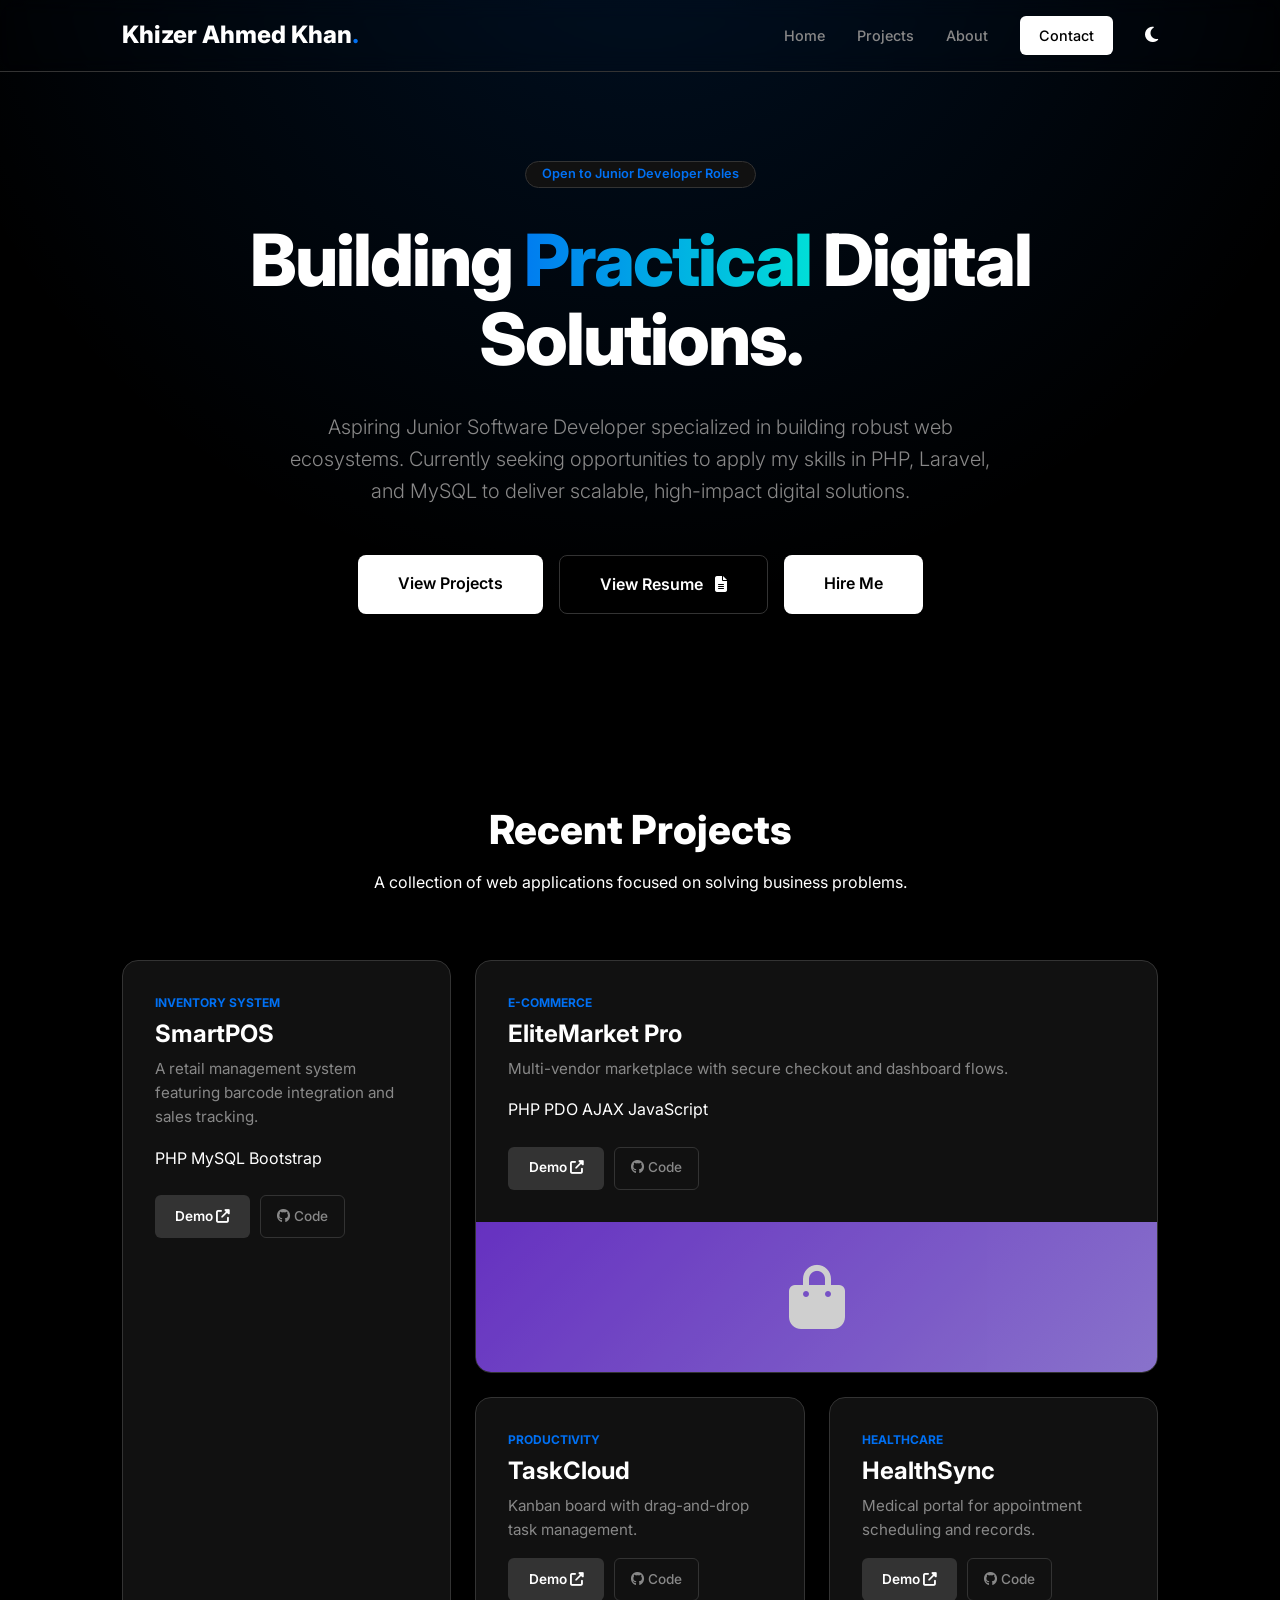
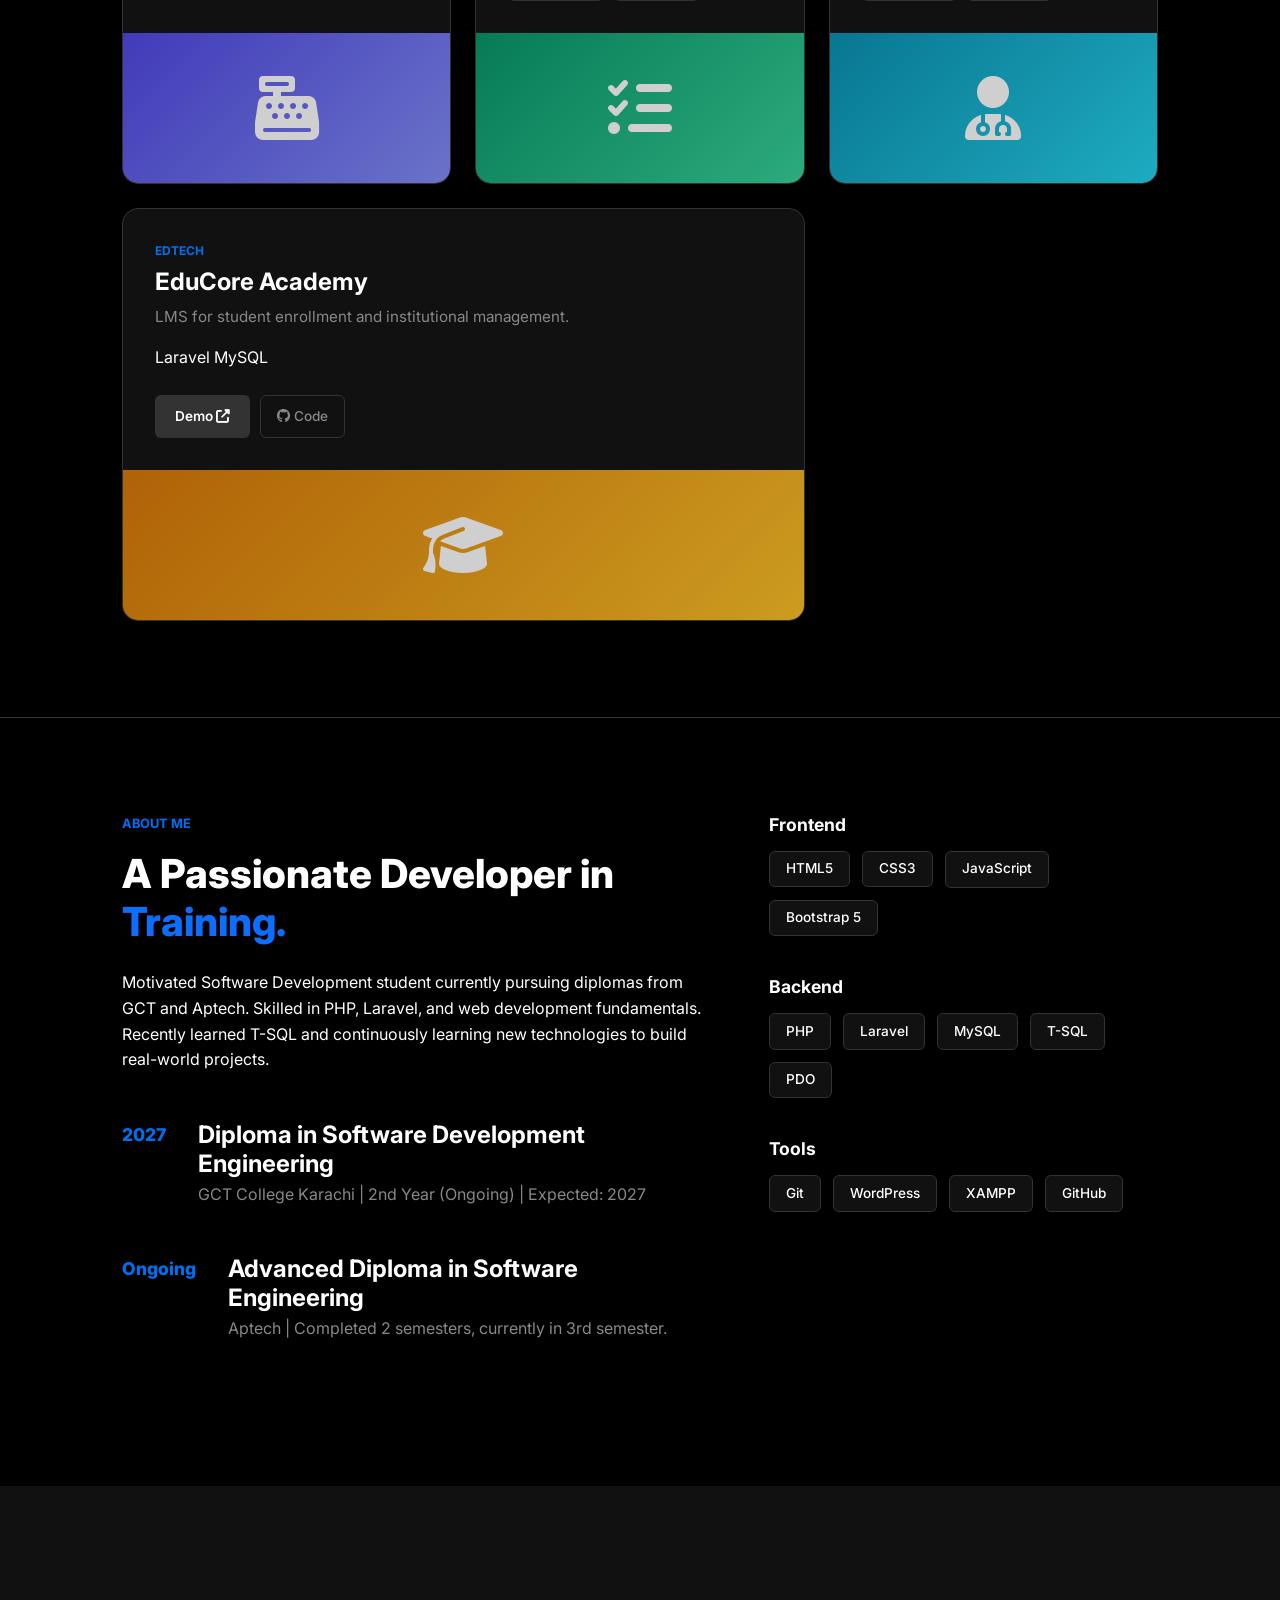
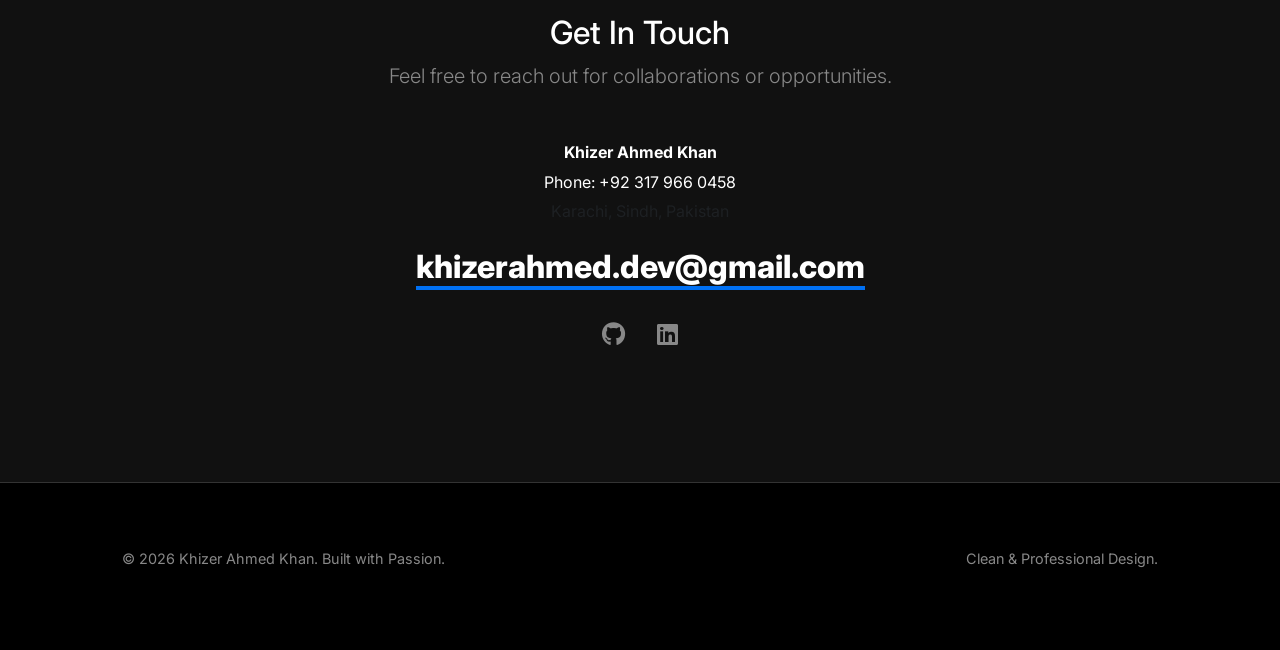
<file: index.html>
<!DOCTYPE html>
<html lang="en">
<head>
    <meta charset="UTF-8">
    <meta name="viewport" content="width=device-width, initial-scale=1.0">
    <title>Khizer Ahmed Khan | Software Developer</title>
    
    <!-- SEO & ATS Optimization -->
    <meta name="description" content="Khizer Ahmed Khan - Software Development student skilled in PHP, Laravel, and Web Technologies. Focused on building real-world projects.">
    <meta name="keywords" content="Software Developer, PHP, Laravel, Web Development, Karachi, Sindh, Pakistan">
    
    <!-- External Assets -->
    <link href="https://cdn.jsdelivr.net/npm/bootstrap@5.3.0/dist/css/bootstrap.min.css" rel="stylesheet">
    <link href="https://fonts.googleapis.com/css2?family=Inter:wght@300;400;500;600;700;800&display=swap" rel="stylesheet">
    <link href="https://cdnjs.cloudflare.com/ajax/libs/font-awesome/6.4.0/css/all.min.css" rel="stylesheet">
    <link href="https://unpkg.com/aos@2.3.1/dist/aos.css" rel="stylesheet">
    
    <link rel="stylesheet" href="style.css">
</head>
<body class="dark-theme">

    <nav class="navbar">
        <div class="container nav-content">
            <a href="#" class="logo">Khizer Ahmed Khan<span>.</span></a>
            <div class="nav-links">
                <a href="#hero">Home</a>
                <a href="#work">Projects</a>
                <a href="#about">About</a>
                <a href="#contact" class="btn-contact">Contact</a>
                <button id="themeToggle" class="theme-btn"><i class="fas fa-moon"></i></button>
            </div>
        </div>
    </nav>

    <main>
        <!-- Hero Section -->
        <section id="hero" class="hero">
            <div class="container">
                <div class="badge-container" data-aos="fade-down">
                    <span class="badge">Open to Junior Developer Roles</span>
                </div>
                <h1 data-aos="fade-up" data-aos-delay="100">Building <span class="gradient-text">Practical</span> Digital Solutions.</h1>
                <p class="lead" data-aos="fade-up" data-aos-delay="200">
                    Aspiring Junior Software Developer specialized in building robust web ecosystems. Currently seeking opportunities to apply my skills in PHP, Laravel, and MySQL to deliver scalable, high-impact digital solutions.
                </p>
                <div class="hero-actions" data-aos="fade-up" data-aos-delay="300">
                    <a href="#work" class="btn-primary">View Projects</a>
                    <a href="resume.html" class="btn-secondary" target="_blank">View Resume <i class="fas fa-file-alt ms-2"></i></a>
                    <a href="#contact" class="btn-primary">Hire Me</a>
                </div>
            </div>
            <div class="hero-glow"></div>
        </section>

        <!-- Bento Grid Projects -->
        <section id="work" class="projects">
            <div class="container">
                <div class="section-header" data-aos="fade-up">
                    <h2>Recent Projects</h2>
                    <p>A collection of web applications focused on solving business problems.</p>
                </div>

                <div class="bento-grid">
                    <!-- Project 1: SmartPOS -->
                    <div class="bento-item tall" data-aos="zoom-in">
                        <div class="project-card">
                            <div class="card-content">
                                <span class="project-tag">Inventory System</span>
                                <h3>SmartPOS</h3>
                                <p class="project-desc">A retail management system featuring barcode integration and sales tracking.</p>
                                <div class="project-tech">
                                    <span>PHP</span> <span>MySQL</span> <span>Bootstrap</span>
                                </div>
                                <div class="project-links mt-4">
                                    <a href="../SmartPOS/" class="btn-project">Demo <i class="fas fa-external-link-alt"></i></a>
                                    <a href="https://github.com/KhizerAhmedDev" target="_blank" class="btn-github"><i class="fab fa-github"></i> Code</a>
                                </div>
                            </div>
                            <div class="card-visual bg-pos">
                                <i class="fas fa-cash-register"></i>
                            </div>
                        </div>
                    </div>

                    <!-- Project 2: EliteMarket -->
                    <div class="bento-item wide" data-aos="zoom-in" data-aos-delay="100">
                        <div class="project-card">
                            <div class="card-content">
                                <span class="project-tag">E-Commerce</span>
                                <h3>EliteMarket Pro</h3>
                                <p class="project-desc">Multi-vendor marketplace with secure checkout and dashboard flows.</p>
                                <div class="project-tech">
                                    <span>PHP PDO</span> <span>AJAX</span> <span>JavaScript</span>
                                </div>
                                <div class="project-links mt-4">
                                    <a href="../EliteMarket/" class="btn-project">Demo <i class="fas fa-external-link-alt"></i></a>
                                    <a href="https://github.com/KhizerAhmedDev" target="_blank" class="btn-github"><i class="fab fa-github"></i> Code</a>
                                </div>
                            </div>
                            <div class="card-visual bg-market">
                                <i class="fas fa-shopping-bag"></i>
                            </div>
                        </div>
                    </div>

                    <!-- Project 3: TaskCloud -->
                    <div class="bento-item" data-aos="zoom-in" data-aos-delay="200">
                        <div class="project-card">
                            <div class="card-content">
                                <span class="project-tag">Productivity</span>
                                <h3>TaskCloud</h3>
                                <p class="project-desc">Kanban board with drag-and-drop task management.</p>
                                <div class="project-links mt-3">
                                    <a href="../TaskCloud/" class="btn-project">Demo <i class="fas fa-external-link-alt"></i></a>
                                    <a href="https://github.com/KhizerAhmedDev" target="_blank" class="btn-github"><i class="fab fa-github"></i> Code</a>
                                </div>
                            </div>
                            <div class="card-visual bg-task">
                                <i class="fas fa-tasks"></i>
                            </div>
                        </div>
                    </div>

                    <!-- Project 4: HealthSync -->
                    <div class="bento-item" data-aos="zoom-in" data-aos-delay="300">
                        <div class="project-card">
                            <div class="card-content">
                                <span class="project-tag">Healthcare</span>
                                <h3>HealthSync</h3>
                                <p class="project-desc">Medical portal for appointment scheduling and records.</p>
                                <div class="project-links mt-3">
                                    <a href="../HealthSync/" class="btn-project">Demo <i class="fas fa-external-link-alt"></i></a>
                                    <a href="https://github.com/KhizerAhmedDev" target="_blank" class="btn-github"><i class="fab fa-github"></i> Code</a>
                                </div>
                            </div>
                            <div class="card-visual bg-health">
                                <i class="fas fa-user-md"></i>
                            </div>
                        </div>
                    </div>

                    <!-- Project 5: EduCore -->
                    <div class="bento-item wide" data-aos="zoom-in" data-aos-delay="400">
                        <div class="project-card">
                            <div class="card-content">
                                <span class="project-tag">EdTech</span>
                                <h3>EduCore Academy</h3>
                                <p class="project-desc">LMS for student enrollment and institutional management.</p>
                                <div class="project-tech">
                                    <span>Laravel</span> <span>MySQL</span>
                                </div>
                                <div class="project-links mt-4">
                                    <a href="../EduCore/" class="btn-project">Demo <i class="fas fa-external-link-alt"></i></a>
                                    <a href="https://github.com/KhizerAhmedDev" target="_blank" class="btn-github"><i class="fab fa-github"></i> Code</a>
                                </div>
                            </div>
                            <div class="card-visual bg-edu">
                                <i class="fas fa-graduation-cap"></i>
                            </div>
                        </div>
                    </div>
                </div>
            </div>
        </section>

        <!-- About / Education -->
        <section id="about" class="about">
            <div class="container grid-2">
                <div class="about-text" data-aos="fade-right">
                    <span class="section-tag">About Me</span>
                    <h2>A Passionate Developer in <span class="text-primary">Training.</span></h2>
                    <p>Motivated Software Development student currently pursuing diplomas from GCT and Aptech. Skilled in PHP, Laravel, and web development fundamentals. Recently learned T-SQL and continuously learning new technologies to build real-world projects.</p>
                    
                    <div class="experience-list">
                        <div class="exp-item">
                            <span class="year">2027</span>
                            <div class="exp-info">
                                <h4>Diploma in Software Development Engineering</h4>
                                <p>GCT College Karachi | 2nd Year (Ongoing) | Expected: 2027</p>
                            </div>
                        </div>
                        <div class="exp-item">
                            <span class="year">Ongoing</span>
                            <div class="exp-info">
                                <h4>Advanced Diploma in Software Engineering</h4>
                                <p>Aptech | Completed 2 semesters, currently in 3rd semester.</p>
                            </div>
                        </div>
                    </div>
                </div>
                <div class="skills-grid" data-aos="fade-left">
                    <div class="skill-group">
                        <h5>Frontend</h5>
                        <div class="tags">
                            <span>HTML5</span> <span>CSS3</span> <span>JavaScript</span> <span>Bootstrap 5</span>
                        </div>
                    </div>
                    <div class="skill-group">
                        <h5>Backend</h5>
                        <div class="tags">
                            <span>PHP</span> <span>Laravel</span> <span>MySQL</span> <span>T-SQL</span> <span>PDO</span>
                        </div>
                    </div>
                    <div class="skill-group">
                        <h5>Tools</h5>
                        <div class="tags">
                            <span>Git</span> <span>WordPress</span> <span>XAMPP</span> <span>GitHub</span>
                        </div>
                    </div>
                </div>
            </div>
        </section>

        <!-- Contact -->
        <section id="contact" class="contact">
            <div class="container text-center">
                <h2 data-aos="fade-up">Get In Touch</h2>
                <p class="lead mb-5" data-aos="fade-up" data-aos-delay="100">Feel free to reach out for collaborations or opportunities.</p>
                <div class="contact-footer" data-aos="fade-up" data-aos-delay="200">
                    <p class="fw-bold mb-1">Khizer Ahmed Khan</p>
                    <p class="mb-1">Phone: +92 317 966 0458</p>
                    <p class="mb-3 text-muted">Karachi, Sindh, Pakistan</p>
                    <a href="mailto:khizerahmed.dev@gmail.com" class="email-link">khizerahmed.dev@gmail.com</a>
                    <div class="socials mt-4">
                        <a href="https://github.com/KhizerAhmedDev" target="_blank" title="GitHub"><i class="fab fa-github"></i></a>
                        <a href="https://linkedin.com/in/khizer-ahmed-8212093a1" target="_blank" title="LinkedIn"><i class="fab fa-linkedin"></i></a>
                    </div>
                </div>
            </div>
        </section>
    </main>

    <footer>
        <div class="container footer-content">
            <p>&copy; 2026 Khizer Ahmed Khan. Built with Passion.</p>
            <p>Clean & Professional Design.</p>
        </div>
    </footer>

    <script src="https://unpkg.com/aos@2.3.1/dist/aos.js"></script>
    <script>AOS.init({duration: 800, once: true});</script>
    <script src="script.js"></script>
</body>
</html>
</file>
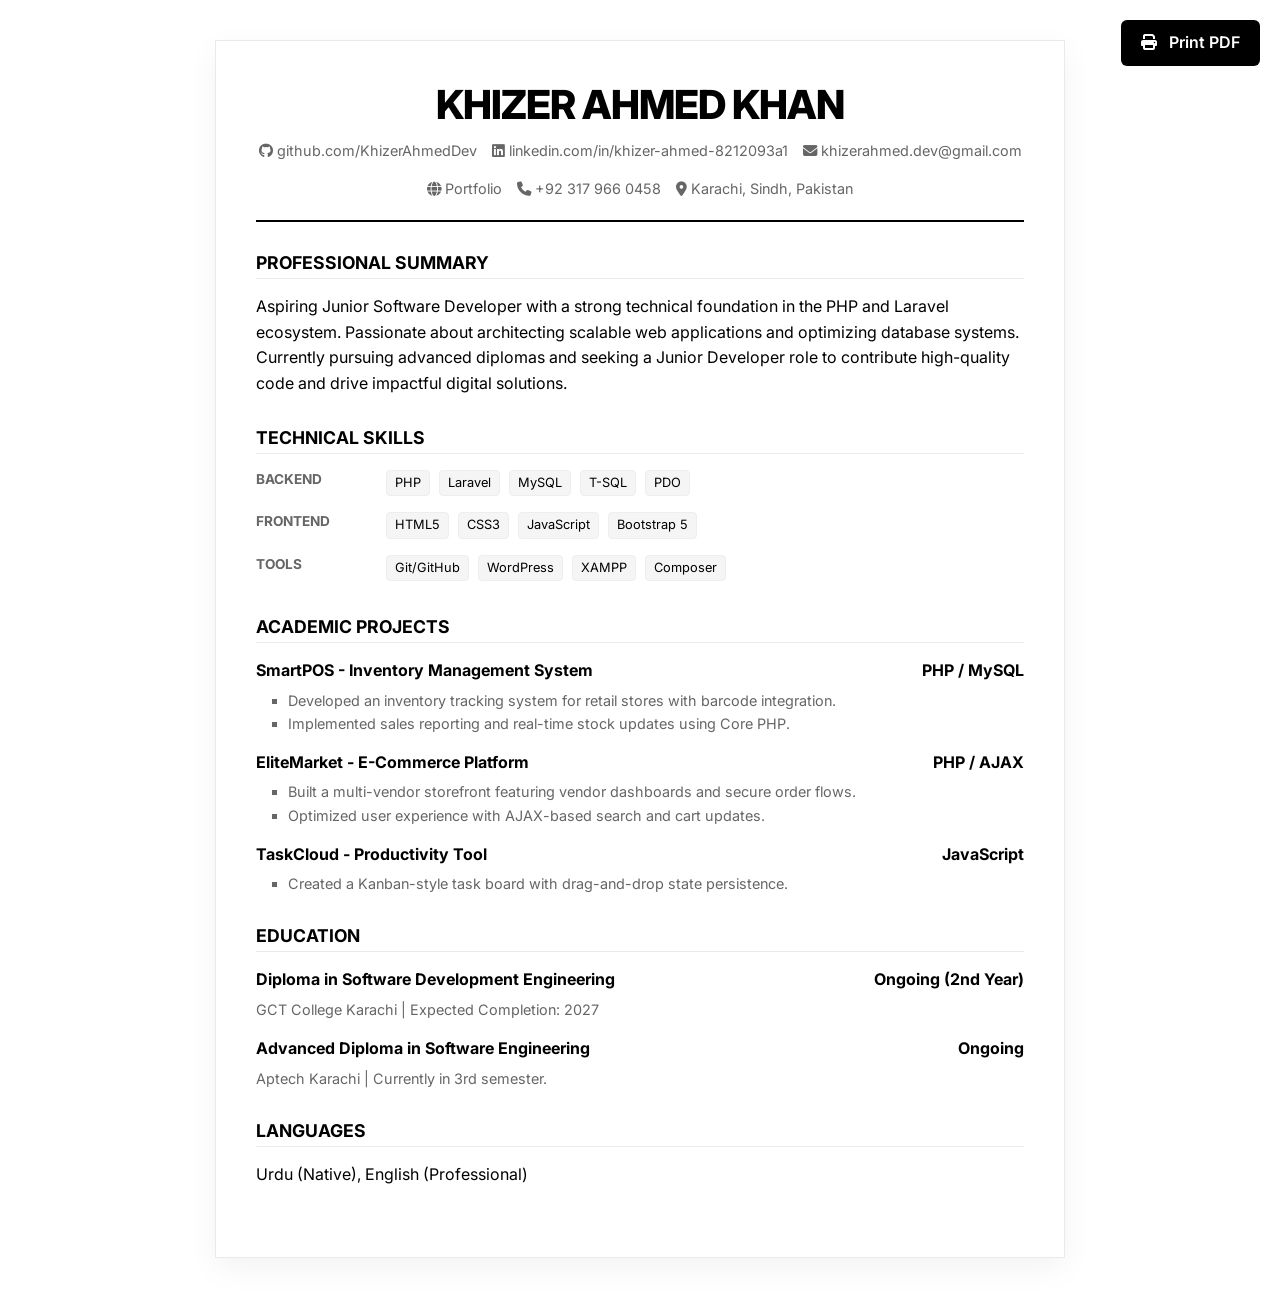
<file: resume.html>
<!DOCTYPE html>
<html lang="en">
<head>
    <meta charset="UTF-8">
    <meta name="viewport" content="width=device-width, initial-scale=1.0">
    <title>Resume | Khizer Ahmed Khan</title>
    <link href="https://cdn.jsdelivr.net/npm/bootstrap@5.3.0/dist/css/bootstrap.min.css" rel="stylesheet">
    <link href="https://fonts.googleapis.com/css2?family=Inter:wght@300;400;500;600;700;800&display=swap" rel="stylesheet">
    <link rel="stylesheet" href="https://cdnjs.cloudflare.com/ajax/libs/font-awesome/6.4.0/css/all.min.css">
    <style>
        :root {
            --primary: #000;
            --secondary: #666;
            --accent: #0070f3;
            --border: #eaeaea;
        }
        body {
            font-family: 'Inter', sans-serif;
            color: var(--primary);
            background: #fff;
            padding: 40px 0;
            line-height: 1.6;
        }
        .resume-container {
            max-width: 850px;
            margin: 0 auto;
            background: #fff;
            padding: 40px;
            border: 1px solid var(--border);
            box-shadow: 0 10px 30px rgba(0,0,0,0.05);
        }
        header {
            text-align: center;
            border-bottom: 2px solid var(--primary);
            padding-bottom: 20px;
            margin-bottom: 30px;
        }
        header h1 {
            font-weight: 800;
            letter-spacing: -1px;
            text-transform: uppercase;
            margin-bottom: 10px;
        }
        .contact-info {
            font-size: 0.9rem;
            color: var(--secondary);
            display: flex;
            justify-content: center;
            gap: 15px;
            flex-wrap: wrap;
        }
        .contact-info a {
            color: var(--secondary);
            text-decoration: none;
        }
        section {
            margin-bottom: 30px;
        }
        section h2 {
            font-size: 1.1rem;
            font-weight: 700;
            text-transform: uppercase;
            border-bottom: 1px solid var(--border);
            padding-bottom: 5px;
            margin-bottom: 15px;
            display: flex;
            align-items: center;
            gap: 10px;
        }
        .job-title {
            display: flex;
            justify-content: space-between;
            font-weight: 700;
            margin-bottom: 5px;
            font-size: 1rem;
        }
        .job-details {
            color: var(--secondary);
            font-size: 0.9rem;
            margin-bottom: 15px;
            list-style-type: square;
        }
        .skill-group {
            display: grid;
            grid-template-columns: 120px 1fr;
            gap: 10px;
            margin-bottom: 10px;
        }
        .skill-group strong {
            font-size: 0.85rem;
            text-transform: uppercase;
            color: var(--secondary);
        }
        .tags span {
            background: #f5f5f5;
            padding: 2px 8px;
            border-radius: 4px;
            font-size: 0.8rem;
            margin-right: 5px;
            display: inline-block;
            margin-bottom: 5px;
            border: 1px solid #eee;
        }
        @media print {
            body { padding: 0; }
            .resume-container { border: none; box-shadow: none; padding: 0; }
            .no-print { display: none; }
        }
        .btn-print {
            position: fixed;
            top: 20px;
            right: 20px;
            background: var(--primary);
            color: #fff;
            border: none;
            padding: 10px 20px;
            border-radius: 6px;
            font-weight: 600;
            cursor: pointer;
            z-index: 1000;
        }
    </style>
</head>
<body>

    <button class="btn-print no-print" onclick="window.print()">
        <i class="fas fa-print me-2"></i> Print PDF
    </button>

    <div class="resume-container">
        <header>
            <h1>Khizer Ahmed Khan</h1>
            <div class="contact-info">
                <a href="https://github.com/KhizerAhmedDev" target="_blank"><i class="fab fa-github"></i> github.com/KhizerAhmedDev</a>
                <a href="https://linkedin.com/in/khizer-ahmed-8212093a1" target="_blank"><i class="fab fa-linkedin"></i> linkedin.com/in/khizer-ahmed-8212093a1</a>
                <a href="mailto:khizerahmed.dev@gmail.com"><i class="fas fa-envelope"></i> khizerahmed.dev@gmail.com</a>
                <a href="https://khizer-portfolio-pi.vercel.app" target="_blank"><i class="fas fa-globe"></i> Portfolio</a>
            <span><i class="fas fa-phone"></i> +92 317 966 0458</span>
                <span><i class="fas fa-map-marker-alt"></i> Karachi, Sindh, Pakistan</span>
            </div>
        </header>

        <section>
            <h2>Professional Summary</h2>
            <p>Aspiring Junior Software Developer with a strong technical foundation in the PHP and Laravel ecosystem. Passionate about architecting scalable web applications and optimizing database systems. Currently pursuing advanced diplomas and seeking a Junior Developer role to contribute high-quality code and drive impactful digital solutions.</p>
        </section>

        <section>
            <h2>Technical Skills</h2>
            <div class="skill-group">
                <strong>Backend</strong>
                <div class="tags">
                    <span>PHP</span> <span>Laravel</span> <span>MySQL</span> <span>T-SQL</span> <span>PDO</span>
                </div>
            </div>
            <div class="skill-group">
                <strong>Frontend</strong>
                <div class="tags">
                    <span>HTML5</span> <span>CSS3</span> <span>JavaScript</span> <span>Bootstrap 5</span>
                </div>
            </div>
            <div class="skill-group">
                <strong>Tools</strong>
                <div class="tags">
                    <span>Git/GitHub</span> <span>WordPress</span> <span>XAMPP</span> <span>Composer</span>
                </div>
            </div>
        </section>

        <section>
            <h2>Academic Projects</h2>
            
            <div class="project-item">
                <div class="job-title">
                    <span>SmartPOS - Inventory Management System</span>
                    <span>PHP / MySQL</span>
                </div>
                <ul class="job-details">
                    <li>Developed an inventory tracking system for retail stores with barcode integration.</li>
                    <li>Implemented sales reporting and real-time stock updates using Core PHP.</li>
                </ul>
            </div>

            <div class="project-item">
                <div class="job-title">
                    <span>EliteMarket - E-Commerce Platform</span>
                    <span>PHP / AJAX</span>
                </div>
                <ul class="job-details">
                    <li>Built a multi-vendor storefront featuring vendor dashboards and secure order flows.</li>
                    <li>Optimized user experience with AJAX-based search and cart updates.</li>
                </ul>
            </div>

            <div class="project-item">
                <div class="job-title">
                    <span>TaskCloud - Productivity Tool</span>
                    <span>JavaScript</span>
                </div>
                <ul class="job-details">
                    <li>Created a Kanban-style task board with drag-and-drop state persistence.</li>
                </ul>
            </div>
        </section>

        <section>
            <h2>Education</h2>
            <div class="job-title">
                <span>Diploma in Software Development Engineering</span>
                <span>Ongoing (2nd Year)</span>
            </div>
            <div class="job-details">
                GCT College Karachi | Expected Completion: 2027
            </div>

            <div class="job-title">
                <span>Advanced Diploma in Software Engineering</span>
                <span>Ongoing</span>
            </div>
            <div class="job-details">
                Aptech Karachi | Currently in 3rd semester.
            </div>
        </section>

        <section>
            <h2>Languages</h2>
            <p>Urdu (Native), English (Professional)</p>
        </section>

    </div>

</body>
</html>
</file>
<file: style.css>
/* Vercel-Inspired Elite Portfolio Styles */
:root {
    --bg: #ffffff;
    --text: #000000;
    --muted: #666666;
    --accent: #0070f3;
    --border: #eaeaea;
    --card-bg: #fafafa;
    --hero-glow: radial-gradient(circle at 50% -20%, rgba(0, 112, 243, 0.05), transparent 70%);
}

.dark-theme {
    --bg: #000000;
    --text: #ffffff;
    --muted: #888888;
    --accent: #0070f3;
    --border: #333333;
    --card-bg: #111111;
    --hero-glow: radial-gradient(circle at 50% -20%, rgba(0, 112, 243, 0.15), transparent 70%);
}

* {
    box-sizing: border-box;
    margin: 0;
    padding: 0;
}

body {
    background-color: var(--bg);
    color: var(--text);
    font-family: 'Inter', -apple-system, BlinkMacSystemFont, sans-serif;
    line-height: 1.6;
    transition: background 0.3s, color 0.3s;
}

.container {
    max-width: 1100px;
    margin: 0 auto;
    padding: 0 2rem;
}

/* Navbar */
.navbar {
    position: fixed;
    top: 0;
    width: 100%;
    z-index: 1000;
    background: rgba(var(--bg), 0.8);
    backdrop-filter: blur(10px);
    border-bottom: 1px solid var(--border);
    padding: 1rem 0;
}

.nav-content {
    display: flex;
    justify-content: space-between;
    align-items: center;
}

.logo {
    font-size: 1.5rem;
    font-weight: 800;
    text-decoration: none;
    color: var(--text);
}

.logo span { color: var(--accent); }

.nav-links {
    display: flex;
    align-items: center;
    gap: 2rem;
}

.nav-links a {
    text-decoration: none;
    color: var(--muted);
    font-weight: 500;
    font-size: 0.9rem;
    transition: 0.2s;
}

.nav-links a:hover { color: var(--text); }

.btn-contact {
    background: var(--text);
    color: var(--bg) !important;
    padding: 0.5rem 1.2rem;
    border-radius: 6px;
}

.theme-btn {
    background: none;
    border: none;
    color: var(--text);
    cursor: pointer;
    font-size: 1.1rem;
}

/* Hero */
.hero {
    padding: 10rem 0 6rem;
    text-align: center;
    position: relative;
    background: var(--hero-glow);
}

.badge {
    background: var(--card-bg);
    border: 1px solid var(--border);
    padding: 0.4rem 1rem;
    border-radius: 100px;
    font-size: 0.8rem;
    font-weight: 600;
    color: var(--accent);
}

.hero h1 {
    font-size: 4.5rem;
    font-weight: 800;
    letter-spacing: -2px;
    margin: 2rem 0;
    line-height: 1.1;
}

.gradient-text {
    background: linear-gradient(90deg, #007cf0, #00dfd8);
    -webkit-background-clip: text;
    -webkit-text-fill-color: transparent;
}

.lead {
    font-size: 1.25rem;
    color: var(--muted);
    max-width: 700px;
    margin: 0 auto 3rem;
}

.hero-actions {
    display: flex;
    justify-content: center;
    gap: 1rem;
}

.btn-primary {
    background: var(--text);
    color: var(--bg);
    text-decoration: none;
    padding: 1rem 2.5rem;
    border-radius: 8px;
    font-weight: 600;
    transition: 0.2s;
    display: inline-block;
}

.btn-project {
    background: var(--border);
    color: var(--text);
    text-decoration: none;
    padding: 0.6rem 1.2rem;
    border-radius: 6px;
    font-weight: 600;
    font-size: 0.85rem;
    display: inline-block;
    transition: 0.3s;
    border: 1px solid transparent;
}

.btn-github {
    background: transparent;
    color: var(--muted);
    text-decoration: none;
    padding: 0.6rem 1rem;
    border-radius: 6px;
    font-weight: 500;
    font-size: 0.85rem;
    display: inline-block;
    transition: 0.3s;
    border: 1px solid var(--border);
    margin-left: 10px;
}

.btn-project:hover {
    background: var(--text);
    color: var(--bg);
}

.btn-github:hover {
    color: var(--text);
    border-color: var(--text);
}

.project-links {
    display: flex;
    align-items: center;
}

.project-desc {
    font-size: 0.9rem;
    color: var(--muted);
    margin-bottom: 1rem;
}

.btn-secondary {
    background: var(--bg);
    color: var(--text);
    text-decoration: none;
    padding: 1rem 2.5rem;
    border-radius: 8px;
    border: 1px solid var(--border);
    font-weight: 600;
    transition: 0.2s;
}

.btn-primary:hover { opacity: 0.9; transform: translateY(-2px); }

/* Bento Grid */
.projects {
    padding: 6rem 0;
}

.section-header {
    margin-bottom: 4rem;
    text-align: center;
}

.section-header h2 { font-size: 2.5rem; font-weight: 800; margin-bottom: 1rem; }

.bento-grid {
    display: grid;
    grid-template-columns: repeat(3, 1fr);
    grid-gap: 1.5rem;
}

.bento-item {
    background: var(--card-bg);
    border: 1px solid var(--border);
    border-radius: 16px;
    position: relative;
    overflow: hidden;
    transition: 0.3s ease;
}

.bento-item:hover {
    border-color: var(--accent);
    box-shadow: 0 10px 30px rgba(0,0,0,0.1);
}

.bento-item.wide { grid-column: span 2; }
.bento-item.tall { grid-row: span 2; }

.project-card {
    display: flex;
    flex-direction: column;
    height: 100%;
}

.card-content {
    padding: 2rem;
    flex: 1;
}

.project-tag {
    font-size: 0.75rem;
    font-weight: 700;
    text-transform: uppercase;
    color: var(--accent);
    margin-bottom: 0.5rem;
    display: block;
}

.card-content h3 { font-size: 1.5rem; font-weight: 700; margin-bottom: 0.5rem; }
.card-content p { color: var(--muted); font-size: 0.95rem; }

.card-visual {
    height: 150px;
    display: flex;
    align-items: center;
    justify-content: center;
    font-size: 4rem;
    background: rgba(var(--accent), 0.05);
    color: var(--accent);
    opacity: 0.3;
}

.bg-pos { background: linear-gradient(135deg, #4f46e5 0%, #818cf8 100%); opacity: 0.8; color: white; }
.bg-market { background: linear-gradient(135deg, #7c3aed 0%, #a78bfa 100%); opacity: 0.8; color: white; }
.bg-task { background: linear-gradient(135deg, #059669 0%, #34d399 100%); opacity: 0.8; color: white; }
.bg-health { background: linear-gradient(135deg, #0891b2 0%, #22d3ee 100%); opacity: 0.8; color: white; }
.bg-edu { background: linear-gradient(135deg, #d97706 0%, #fbbf24 100%); opacity: 0.8; color: white; }

/* About & Skills */
.about {
    padding: 6rem 0;
    border-top: 1px solid var(--border);
}

.grid-2 {
    display: grid;
    grid-template-columns: 1.2fr 0.8fr;
    gap: 4rem;
}

.section-tag {
    color: var(--accent);
    font-weight: 700;
    font-size: 0.8rem;
    text-transform: uppercase;
    margin-bottom: 1rem;
    display: block;
}

.about-text h2 { font-size: 2.5rem; font-weight: 800; margin-bottom: 1.5rem; }

.experience-list { margin-top: 3rem; }
.exp-item {
    display: flex;
    gap: 2rem;
    margin-bottom: 2rem;
}

.year { font-weight: 800; color: var(--accent); font-size: 1.1rem; }
.exp-info h4 { font-weight: 700; margin-bottom: 0.2rem; }
.exp-info p { color: var(--muted); }

.skill-group { margin-bottom: 2.5rem; }
.skill-group h5 { font-weight: 700; margin-bottom: 1rem; font-size: 1.1rem; }
.tags { display: flex; flex-wrap: wrap; gap: 0.75rem; }
.tags span {
    background: var(--card-bg);
    border: 1px solid var(--border);
    padding: 0.4rem 1rem;
    border-radius: 6px;
    font-size: 0.85rem;
    font-weight: 500;
}

/* Contact */
.contact { padding: 8rem 0; background: var(--card-bg); }
.email-link {
    font-size: 2rem;
    font-weight: 800;
    color: var(--text);
    text-decoration: none;
    border-bottom: 4px solid var(--accent);
    transition: 0.2s;
}

.email-link:hover { opacity: 0.7; }

.socials { margin-top: 3rem; display: flex; justify-content: center; gap: 2rem; }
.socials a { font-size: 1.5rem; color: var(--muted); transition: 0.2s; }
.socials a:hover { color: var(--text); }

/* Footer */
footer { padding: 4rem 0; border-top: 1px solid var(--border); color: var(--muted); font-size: 0.9rem; }
.footer-content { display: flex; justify-content: space-between; }

@media (max-width: 768px) {
    .hero h1 { font-size: 3rem; }
    .bento-grid { grid-template-columns: 1fr; }
    .bento-item.wide { grid-column: span 1; }
    .grid-2 { grid-template-columns: 1fr; }
}
</file>
